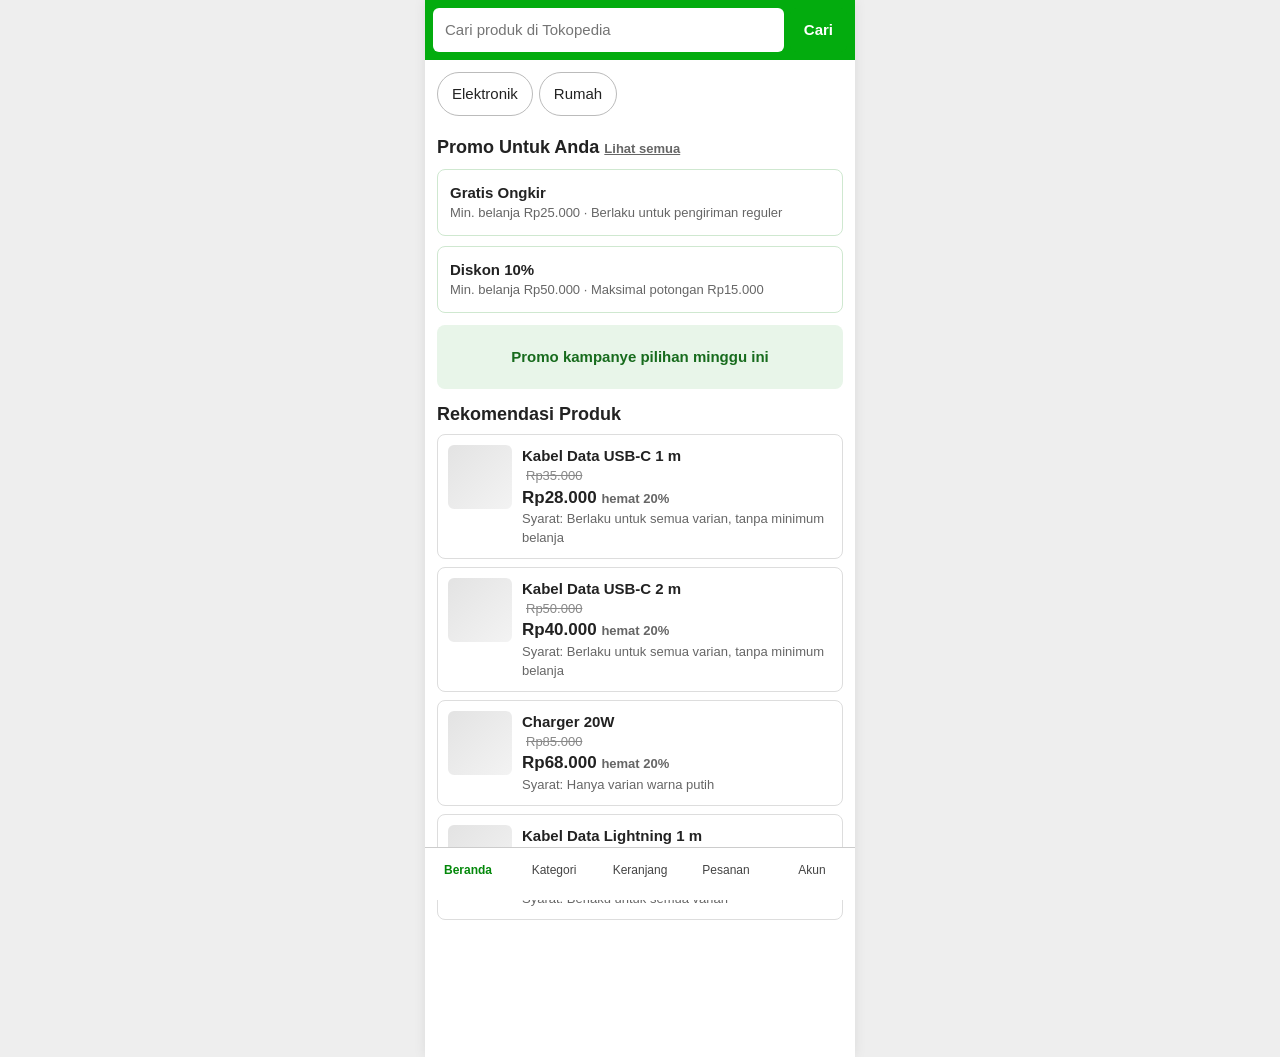
<file: index.html>
<!doctype html>
<html lang="id">
  <head>
    <meta charset="utf-8">
    <meta name="viewport" content="width=device-width, initial-scale=1">
    <meta http-equiv="refresh" content="0; url=web/">
    <title>Membuka prototype redesign Tokopedia</title>
  </head>
  <body>
    <p>Membuka prototype… Jika halaman tidak berpindah, <a href="web/">buka prototype di sini</a>.</p>
  </body>
</html>
</file>
